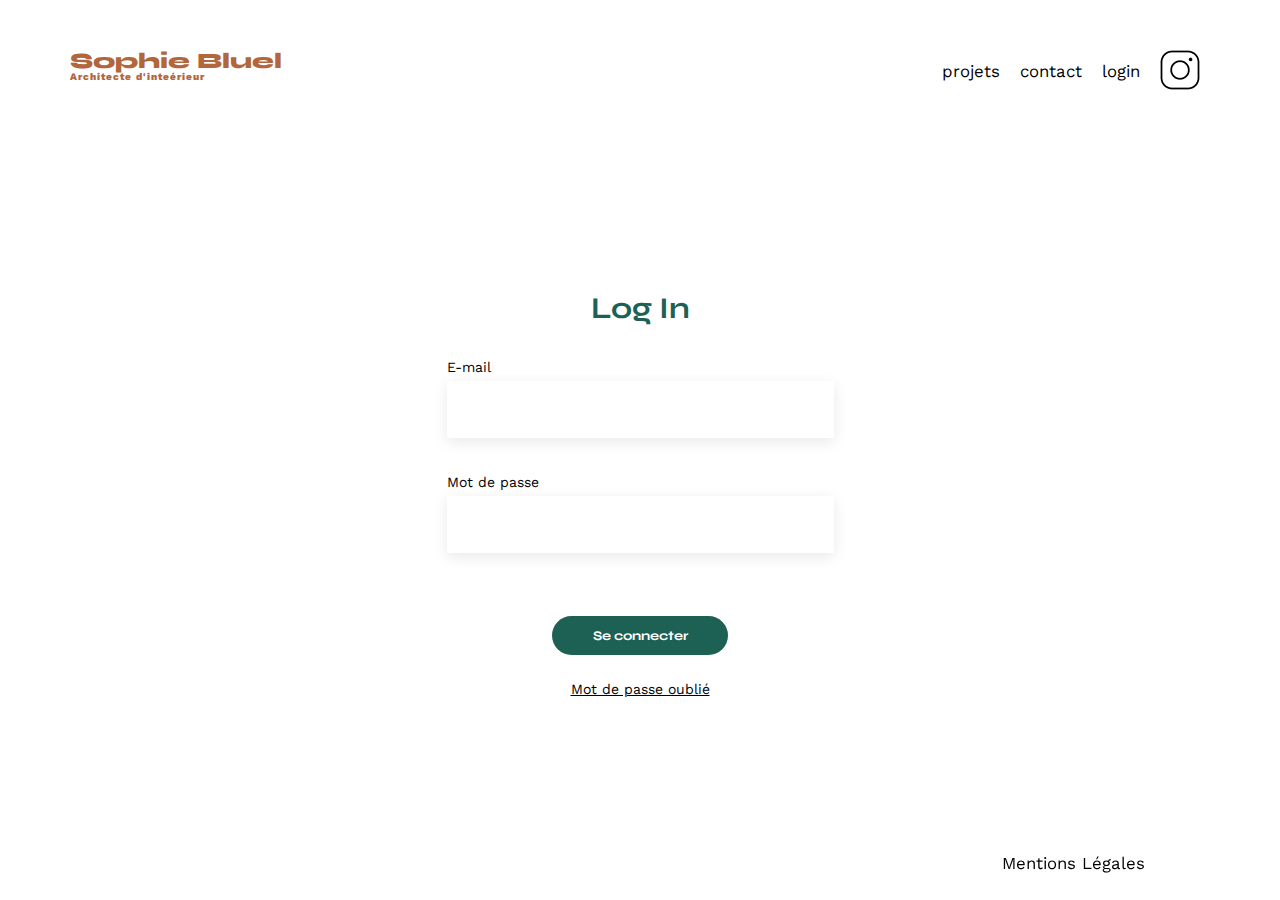
<file: FrontEnd/login.html>
<!DOCTYPE html>
<html lang="fr">
<head>
	<meta charset="UTF-8">
	<title>Sophie Bluel - Architecte d'intérieur</title>
	<meta name="viewport" content="width=device-width, initial-scale=1.0">
	<link rel="preconnect" href="https://fonts.googleapis.com">
	<link rel="preconnect" href="https://fonts.gstatic.com" crossorigin>
	<link href="https://fonts.googleapis.com/css2?family=Syne:wght@700;800&family=Work+Sans&display=swap" rel="stylesheet">
	<meta name="description" content="">
	<link rel="stylesheet" href="./assets/style.css">
</head>
<body>
<header>
	<h1>Sophie Bluel <span>Architecte d'inteérieur</span></h1>
	<nav>
		<ul>
			<li><a class="nav-projets" href="./index.html">projets</a></li>
			<li>contact</li>
			<li>login</li>
			<li><img src="./assets/icons/instagram.png" alt="Instagram"></li>
		</ul>
	</nav>
</header>
<main>

    <section id="login">
        <h2>Log In</h2>
		<form id="form-login">
     
			<div class="Form-mail">
            <label for="email">E-mail</label>
            <input class="form-input" type="email" name="email" id="email" required>
			</div>

			<div class="Form-password">
            <label for="password">Mot de passe</label>
            <input class="form-input" type="password" name="password" id="password" required >
			<p id="erreur-message"></p>
			</div>
			<div class="Form-btn">
			<input type="submit" value="Se connecter" id="connexion">
            <a class="MDP-oubli" href="#">Mot de passe oublié</a>
			</div>	
        </form>



    </section>
	
</main>

<footer class="footer-login">
	<nav>
		<ul>
			<li>Mentions Légales</li>
		</ul>
	</nav>
</footer>
<script src="api.js"></script>
<script src="login.js"></script>
</body>
</html>
</file>
<file: FrontEnd/assets/style.css>
/* http://meyerweb.com/eric/tools/css/reset/
   v2.0 | 20110126
   License: none (public domain)
*/

html,
body,
div,
span,
applet,
object,
iframe,
h1,
h2,
h3,
h4,
h5,
h6,
p,
blockquote,
pre,
a,
abbr,
acronym,
address,
big,
cite,
code,
del,
dfn,
em,
img,
ins,
kbd,
q,
s,
samp,
small,
strike,
strong,
sub,
sup,
tt,
var,
b,
u,
i,
center,
dl,
dt,
dd,
ol,
ul,
li,
fieldset,
form,
label,
legend,
table,
caption,
tbody,
tfoot,
thead,
tr,
th,
td,
article,
aside,
canvas,
details,
embed,
figure,
figcaption,
footer,
header,
hgroup,
menu,
nav,
output,
ruby,
section,
summary,
time,
mark,
audio,
video {
  margin: 0;
  padding: 0;
  border: 0;
  font-size: 100%;
  font: inherit;
  vertical-align: baseline;
}
/* HTML5 display-role reset for older browsers */
article,
aside,
details,
figcaption,
figure,
footer,
header,
hgroup,
menu,
nav,
section {
  display: block;
}
body {
  line-height: 1;
}
ol,
ul {
  list-style: none;
}
blockquote,
q {
  quotes: none;
}
blockquote:before,
blockquote:after,
q:before,
q:after {
  content: "";
  content: none;
}
table {
  border-collapse: collapse;
  border-spacing: 0;
}

.login-link {
  text-decoration: none;
  color: black;
}
/** end reset css**/
body {
  max-width: 1140px;
  margin: auto;
  font-family: "Work Sans";
  font-size: 14px;
}
header {
  display: flex;
  justify-content: space-between;
  margin: 50px 0;
}
section {
  margin: 50px 0;
}

h1 {
  display: flex;
  flex-direction: column;
  font-family: "Syne";
  font-size: 22px;
  font-weight: 800;
  color: #b1663c;
}

h1 > span {
  font-family: "Work Sans";
  font-size: 10px;
  letter-spacing: 0.1em;
}

h2 {
  font-family: "Syne";
  font-weight: 700;
  font-size: 30px;
  color: #1d6154;
}
nav ul {
  display: flex;
  align-items: center;
  list-style-type: none;
}
nav li {
  padding: 0 10px;
  font-size: 1.2em;
}
.nav-projets {
  text-decoration: none;
  color: black;
  cursor: pointer;
}
li:hover {
  color: #b1663c;
}
#introduction {
  display: flex;
  align-items: center;
}
#introduction figure {
  flex: 1;
}
#introduction img {
  display: block;
  margin: auto;
  width: 80%;
}

#introduction article {
  flex: 1;
}
#introduction h2 {
  margin-bottom: 1em;
}

#introduction p {
  margin-bottom: 0.5em;
}
#portfolio h2 {
  text-align: center;
}
.gallery {
  width: 100%;
  display: grid;
  grid-template-columns: 1fr 1fr 1fr;
  grid-column-gap: 20px;
  grid-row-gap: 20px;
}

.gallery img {
  width: 100%;
}
#contact {
  width: 50%;
  margin: auto;
}
#contact > * {
  text-align: center;
}
#contact h2 {
  margin-bottom: 20px;
}
#contact form {
  text-align: left;
  margin-top: 30px;
  display: flex;
  flex-direction: column;
}

#contact input {
  height: 50px;
  font-size: 1.2em;
  border: none;
  box-shadow: 0px 4px 14px rgba(0, 0, 0, 0.09);
}
#contact label {
  margin: 2em 0 1em 0;
}
#contact textarea {
  border: none;
  box-shadow: 0px 4px 14px rgba(0, 0, 0, 0.09);
}

footer nav ul {
  display: flex;
  justify-content: flex-end;
  margin: 2em;
}

/***CSS PAGE LOGIN***/

#login {
  display: flex;
  flex-direction: column;
  align-items: center;
}
#login h2 {
  margin-bottom: 37px;
  margin-top: 150px;
  text-align: center;
}

#login label {
  padding-bottom: 7px;
}
.form-input {
  margin-bottom: 37px;
  box-shadow: 0px 4px 14px rgba(0, 0, 0, 0.09);
  width: 379px;
  height: 51px;
  border-color: transparent;
}

.Form-mail,
.Form-password,
.Form-btn {
  display: flex;
  flex-direction: column;
}

input[type="submit"] {
  font-family: "Syne";
  font-weight: 700;
  color: white;
  background-color: #1d6154;
  margin: 2em auto;
  border-radius: 60px;
  padding: 10px 38px 9px 39px;
  border-color: transparent;
  cursor: pointer;
}
.MDP-oubli {
  color: black;
  text-align: center;
}
.footer-login {
  position: fixed;
  left: 0;
  bottom: 0;
  width: 100%;
}

.footer-login li {
  padding-right: 107px;
}
/***CSS POUR LA CATEGORIE FILTRE***/
.filter {
  display: flex;
  justify-content: center;
  gap: 10px;
  cursor: pointer;
}

.filter p {
  border: 1px solid #1d6154;
  padding: 9px 22px 9px 20px;
  margin-bottom: 51px;
  margin-top: 21px;
  border-radius: 60px;
  font-family: "Syne";
  color: #1d6154;
  font-weight: 700;
  font-size: 16px;
}

/***BARRE D'EDITION***/

.barreEdition {
  display: none;
  background-color: black;
  justify-content: center;
}

.barreEdition i {
  color: white;
  margin-right: 13px;
  font-size: 16px;
}

.barreEdition-btn {
  border: none;
  color: black;
  background: white;
  margin-left: 21px;
  padding: 11px 23px;
  border-radius: 60px;
  font-size: 14px;
  font-family: "Work Sans";
  line-height: 16px;
  margin-top: 10px;
  margin-bottom: 11px;
  cursor: pointer;
}
.editionP {
  color: white;
  margin-top: 20px;
  cursor: pointer;
}

/***Bouton modifier au niveau de l'article***/

.btn-modifier2 {
  border: transparent;
  background: white;
  font-family: "Work Sans";
  font-size: 14px;
  display: none;
}
.btn-modifier2 i {
  margin-right: 13px;
  font-size: 16px;
}

/***Bouton modifier au niveau de la photo ****/

.btn-modifier {
  margin-top: 15px;
  border: none;
  background: transparent;
  font-family: "Work Sans";
  font-style: normal;
  font-weight: 400;
  font-size: 14px;
  line-height: 16px;
  margin-left: 57px;
  display: none;
}

.btn-modifier i {
  margin-right: 13px;
  font-size: 16px;
}

/***Bouton modifier pour ouvrir la modale***/
.modal-btn {
  border: none;
  background: transparent;
  cursor: pointer;
  font-family: "Work Sans";
  font-style: normal;
  font-weight: 400;
  font-size: 14px;
  line-height: 16px;
  display: none;
  margin-bottom: 100px;
  margin-top: 8px;
}

.modal-btn i {
  margin-right: 13px;
  font-size: 16px;
}

/***SECTION MODALE (1) ****/

/*** bouton "modifier" lié à la modale***/

.container-titre {
  display: flex;
  justify-content: center;
  gap: 31px;
  margin-bottom: 1em;
  margin-top: 140px;
}

.modal-container {
  position: fixed;
  top: 0;
  left: 0;
  width: 100%;
  height: 100%;
  background: rgba(0, 0, 0, 0.3);
  overflow: auto;
  display: none;
}

.iconeDelet {
  position: relative;
}

.iconeDelet i {
  position: absolute;
  bottom: 93px;
  left: 54px;
  color: white;
  background: black;
  padding: 4px;
  border-radius: 2px;
  cursor: pointer;
}

.iconePosition {
  position: relative;
}
.iconePosition i {
  position: absolute;
  color: white;
  background: black;
  padding: 4px;
  bottom: 93px;
  border-radius: 2px;
  left: 30px;
  cursor: pointer;
}

hr {
  margin: 65px 105px 48px 105px;
}
.modal-body {
  width: 630px;
  height: 731px;
  margin: 10% auto 10% auto;
  padding: 30px;
  background: white;
  border-radius: 5px;
  position: relative;
}

.modal-close {
  border: none;
  font-size: 20px;
  position: absolute;
  top: 20px;
  right: 20px;
  cursor: pointer;
}

.modal-title {
  margin-top: 60px;
  display: flex;
  justify-content: center;
  font-family: "Work Sans";
  font-style: normal;
  font-weight: 400;
  font-size: 26px;
  line-height: 30px;
  color: black;
}

.modal-ajout {
  display: flex;
  font-size: 14px;
  line-height: 17px;
  font-family: "Syne";
  font-weight: 700;
  color: white;
  background-color: #1d6154;
  margin: 2em auto;
  border-radius: 60px;
  padding: 10px 38px 9px 39px;
  border-color: transparent;
  cursor: pointer;
}

.modal-supp {
  display: flex;
  justify-content: center;
  color: #d65353;
  font-size: 14px;
  font-weight: 400;
  line-height: 17px;
  font-family: "Syne";
  cursor: pointer;
}

/***Images dans la modale****/

.gallery2 {
  display: flex;
  gap: 6px;
  flex-wrap: wrap;
  margin: 45px 105px;
}

.gallery2 img {
  width: 78px;
  height: 104px;
}

/****MODALE 2****/

.modal2-container {
  position: fixed;
  top: 0;
  left: 0;
  width: 100%;
  height: 100%;
  background: rgba(0, 0, 0, 0.3);
  overflow: auto;
  display: none;
}

hr {
  margin: 65px 105px 48px 105px;
}
.modal2-body {
  display: flex;
  flex-direction: column;
  align-items: center;
  width: 630px;
  height: 670px;
  margin: 10% auto 10% auto;
  padding: 30px;
  background: white;
  border-radius: 5px;
  position: relative;
}
.fa-arrow-left {
  position: absolute;
  left: 30px;
  top: 20px;
  font-size: 20px;
  cursor: pointer;
}

.modal2-close {
  border: none;
  font-size: 20px;
  position: absolute;
  top: 20px;
  right: 20px;
  cursor: pointer;
}

.modal2-title {
  margin-top: 60px;
  display: flex;
  justify-content: center;
  font-family: "Work Sans";
  font-style: normal;
  font-weight: 400;
  font-size: 26px;
  line-height: 30px;
  color: black;
  margin-bottom: 36px;
}

.modal2-ajout-photo {
  display: flex;
  flex-direction: column;
  text-align: center;
  background: #e8f1f7;
  border-radius: 3px;
  width: 420px;
  height: 169px;
  margin-bottom: 30px;
}

.modal2-ajout-photo p {
  font-size: 10px;
  margin-bottom: 19px;
}

.modal2-ajout-photo i {
  color: #b9c5cc;
  font-size: 60px;
  margin-top: 28px;
  margin-bottom: 21px;
}

.modal2NewImg {
  width: 129px;
  height: 193px;
}

.btn-ajout-photo {
  background: #cbd6dc;
  border-radius: 50px;
  font-family: "Work Sans";
  font-size: 14px;
  line-height: 16px;
  text-align: center;
  padding: 10px 33px;
  color: #306685;
  border: transparent;
  margin-left: 105px;
  margin-right: 105px;
  margin-bottom: 4px;
  cursor: pointer;
}

.modal2-valider {
  display: flex;
  font-size: 14px;
  line-height: 17px;
  font-family: "Syne";
  font-weight: 700;
  color: white;
  background-color: #a7a7a7;
  margin: 2em auto;
  border-radius: 60px;
  padding: 10px 49px 9px 49px;
  border-color: transparent;
  cursor: pointer;
  margin-top: 79px;
  cursor: pointer;
}

.modal2-titreEtCategorie {
  display: flex;
  flex-direction: column;
}

.titre,
.categories {
  display:flex;
  flex-direction: column;
  font-size: 14px;
  line-height: 16px;
  font-weight: 500;
  font-family: "Work Sans";
  margin-bottom: 5px;
}

.titreModal2 {
  margin-top:10px;
  padding: 18px 225px 17px 16px;
  border: transparent;
  box-shadow: 0px 4px 14px rgba(0, 0, 0, 0.09);
  margin-bottom: 21px;
}

.categoriesModal2 {
  margin-top:10px;
  border: transparent;
  box-shadow: 0px 4px 14px rgba(0, 0, 0, 0.09);
  padding: 18px 225px 17px 16px;
}

.error-title {
  display: none;
  margin-top: 10px;
  text-align: center;
  color: red;
  line-height: 16px;
}

.error-log {
  display: none;
  margin-top: 10px;
  text-align: center;
  color: red;
  line-height: 16px;
}

.modal2NewImg {
  margin-left: 140px;
  height: 169px;
}
</file>
